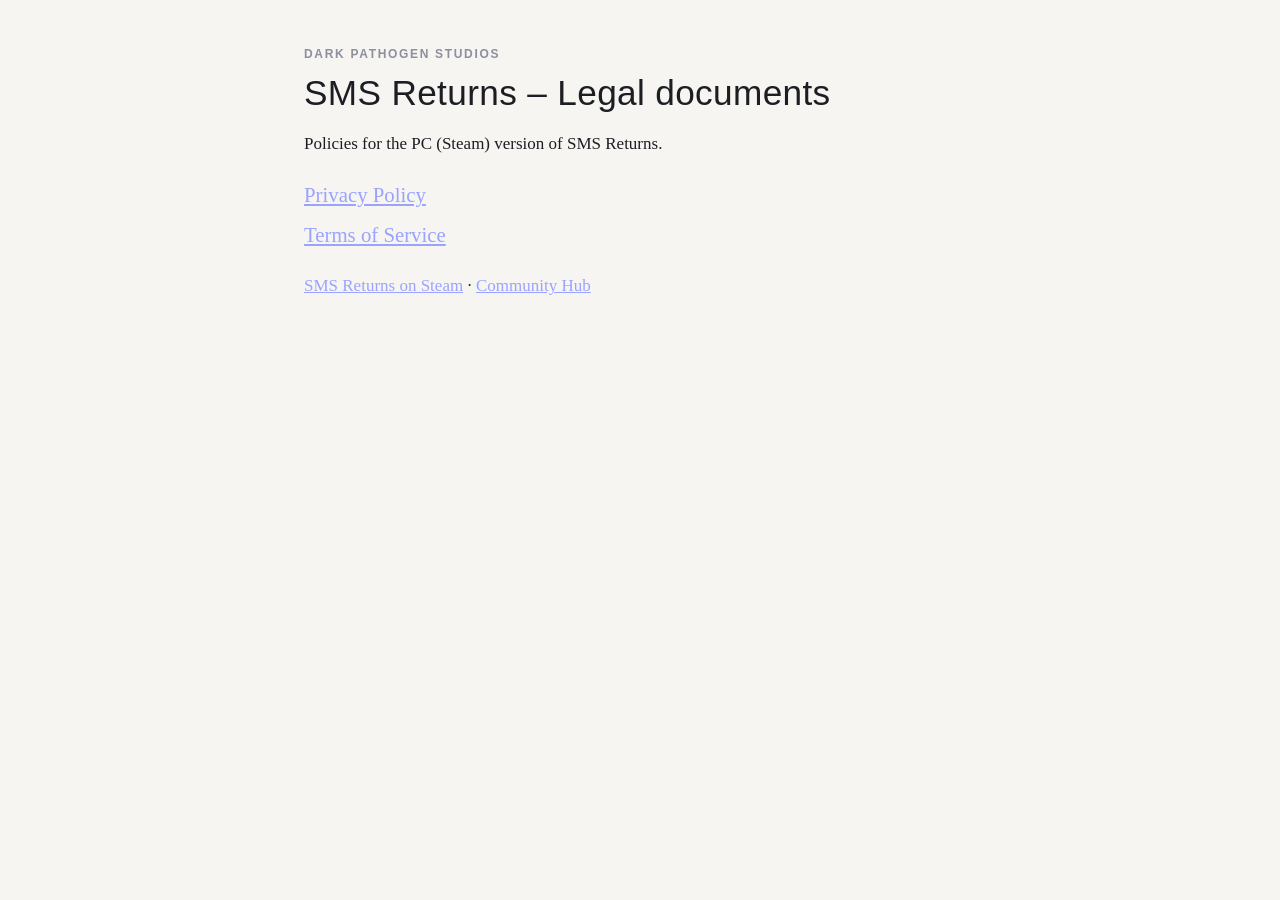
<file: index.html>
<!doctype html>
<html lang="en">
<head>
<meta charset="utf-8">
<meta name="viewport" content="width=device-width, initial-scale=1">
<title>SMS Returns – Legal</title>
<link rel="stylesheet" href="style.css">
</head>
<body>
<main>
<p class="eyebrow">Dark Pathogen Studios</p>
<h1>SMS Returns – Legal documents</h1>
<p>Policies for the PC (Steam) version of SMS Returns.</p>
<ul class="links">
  <li><a href="privacy.html">Privacy Policy</a></li>
  <li><a href="terms.html">Terms of Service</a></li>
</ul>
<p><a href="https://store.steampowered.com/app/4670920">SMS Returns on Steam</a> · <a href="https://steamcommunity.com/app/4670920">Community Hub</a></p>
</main>
</body>
</html>
</file>
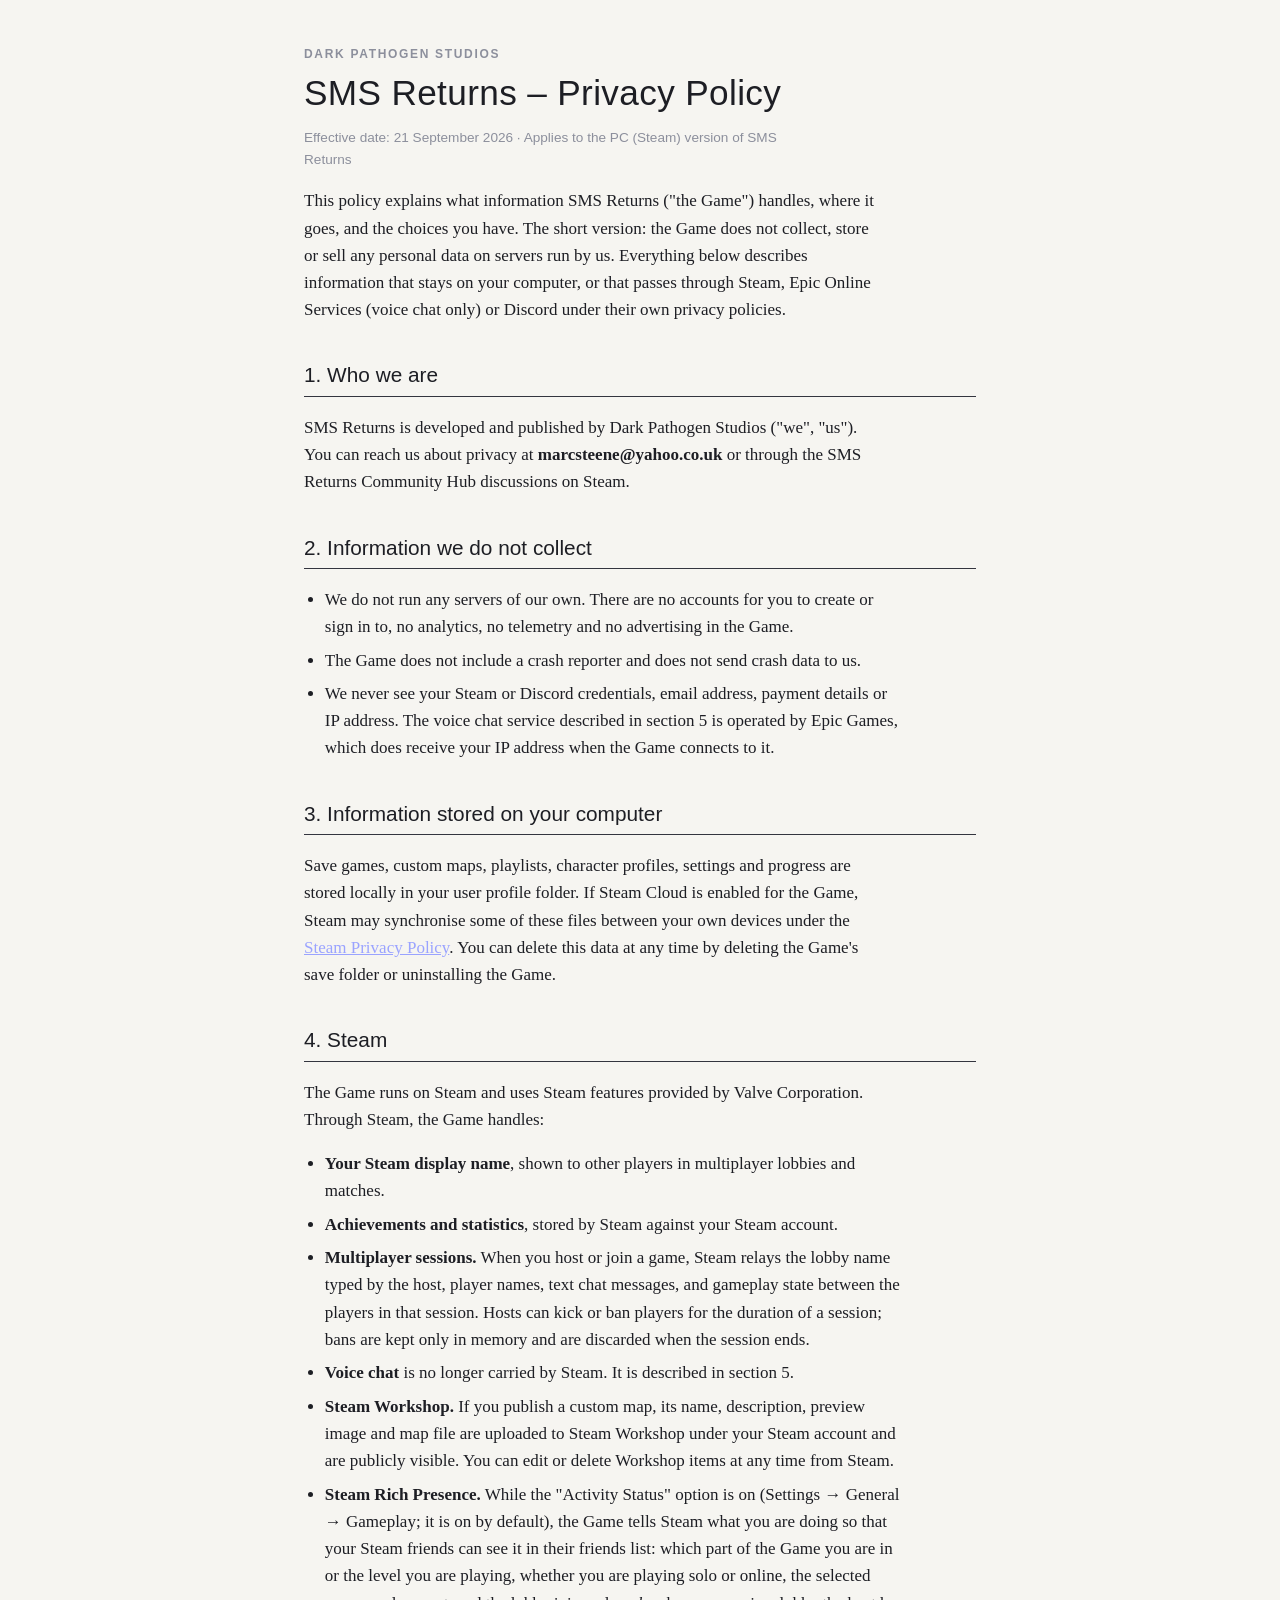
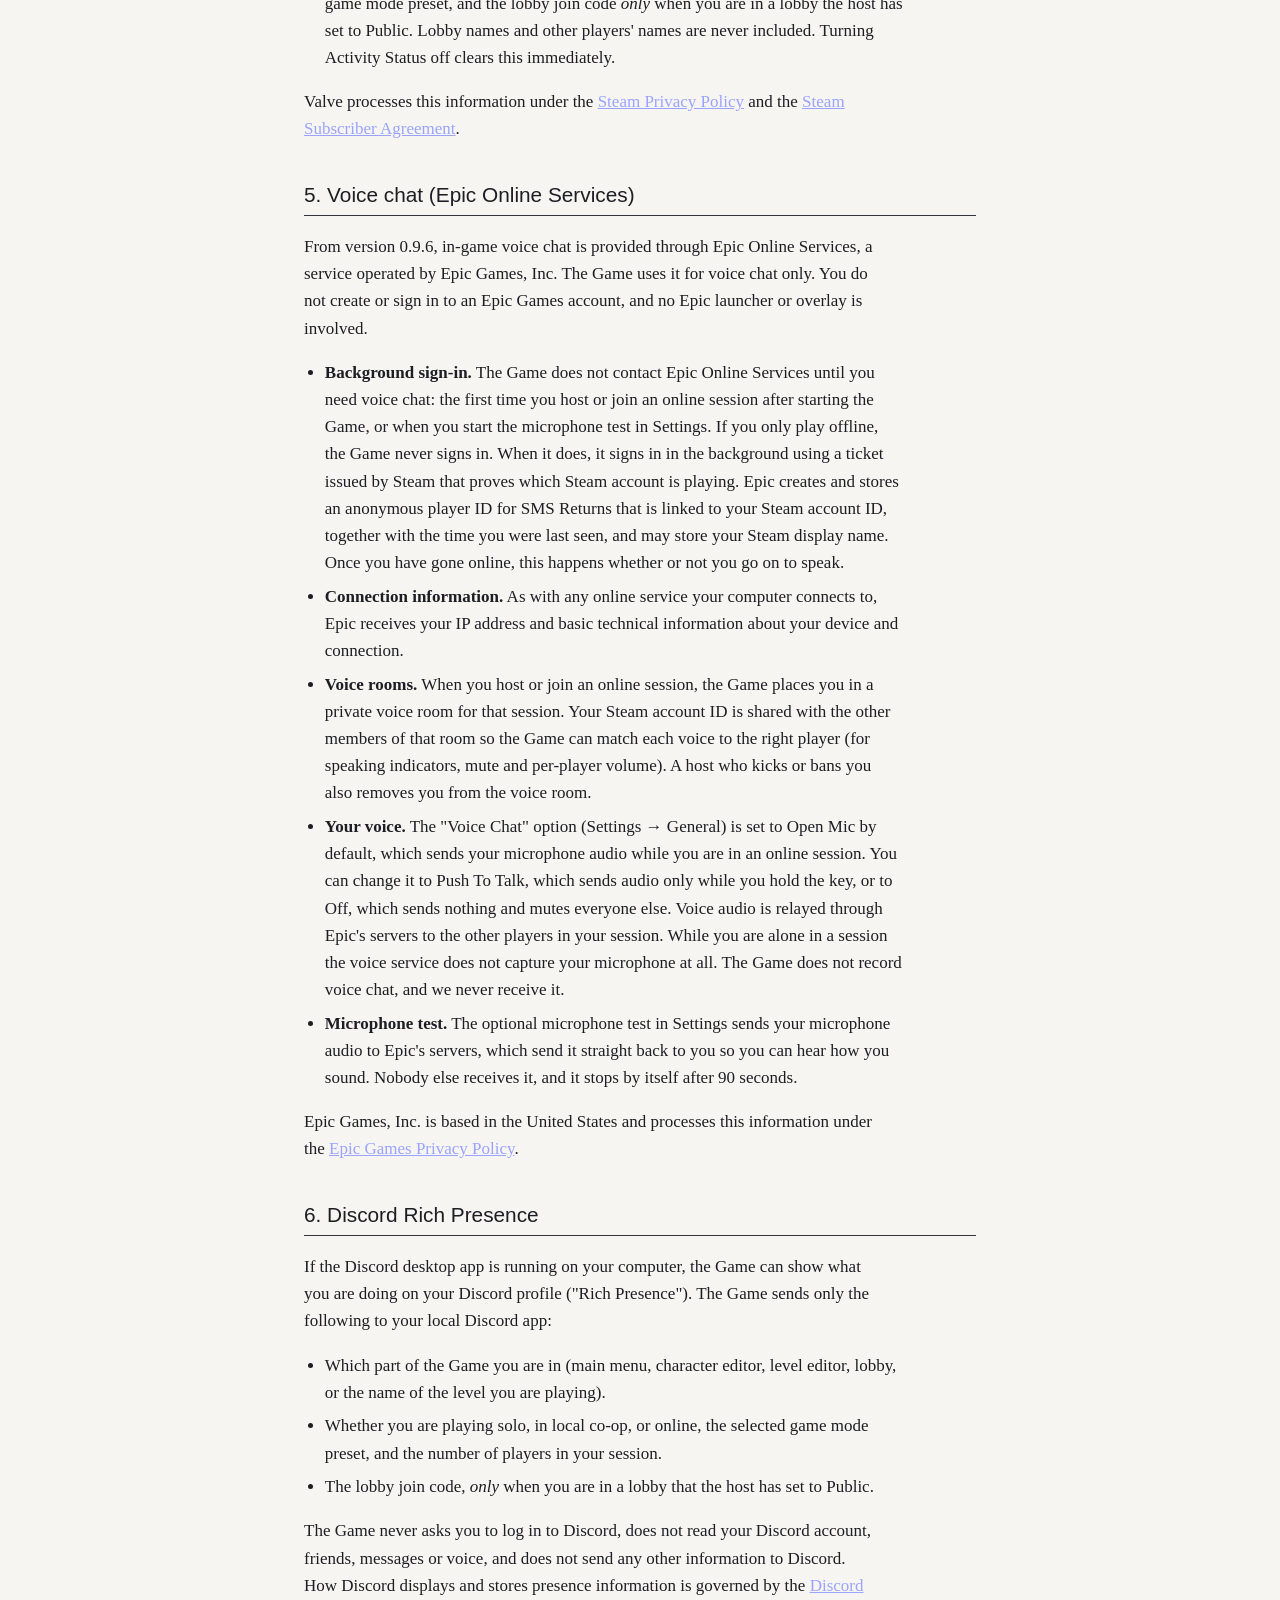
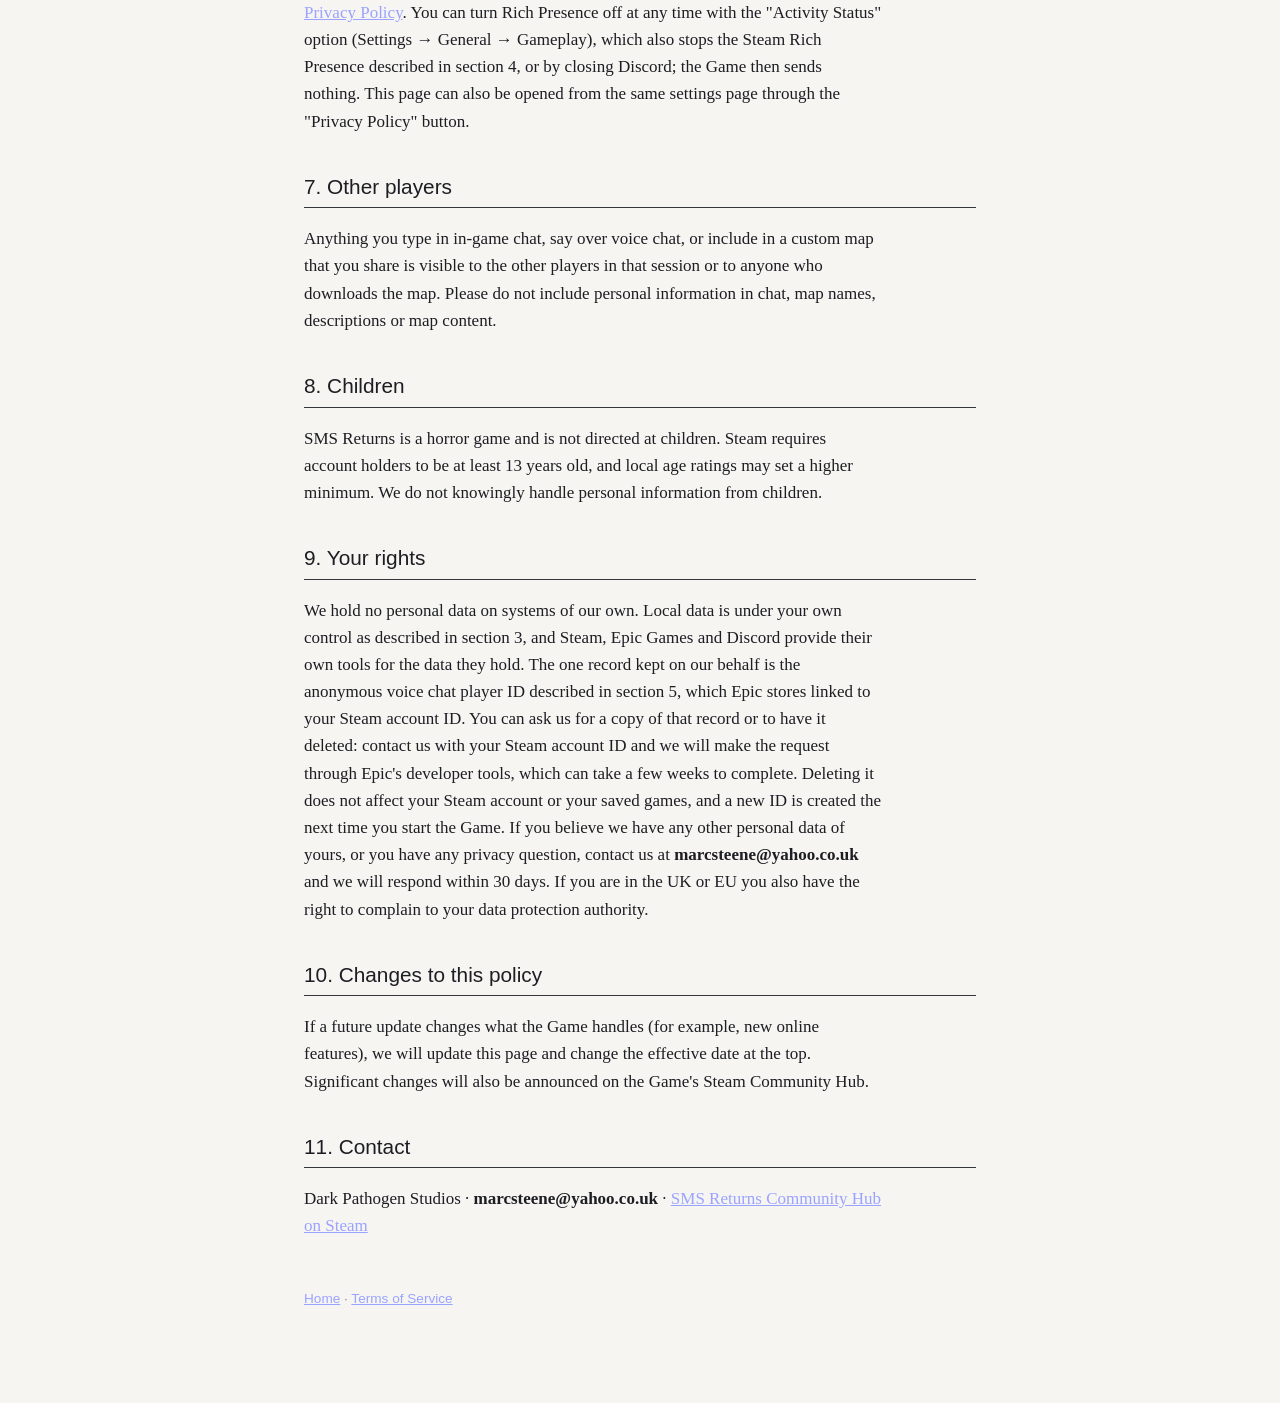
<file: privacy.html>
<!doctype html>
<html lang="en">
<head>
<meta charset="utf-8">
<meta name="viewport" content="width=device-width, initial-scale=1">
<title>SMS Returns – Privacy Policy</title>
<link rel="stylesheet" href="style.css">
</head>
<body>
<main>
<p class="eyebrow">Dark Pathogen Studios</p>
<h1>SMS Returns – Privacy Policy</h1>
<p class="meta">Effective date: 21 September 2026 · Applies to the PC (Steam) version of SMS Returns</p>

<p>This policy explains what information SMS Returns ("the Game") handles, where it goes, and the choices you have. The short version: the Game does not collect, store or sell any personal data on servers run by us. Everything below describes information that stays on your computer, or that passes through Steam, Epic Online Services (voice chat only) or Discord under their own privacy policies.</p>

<h2>1. Who we are</h2>
<p>SMS Returns is developed and published by Dark Pathogen Studios ("we", "us"). You can reach us about privacy at <strong>marcsteene@yahoo.co.uk</strong> or through the SMS Returns Community Hub discussions on Steam.</p>

<h2>2. Information we do not collect</h2>
<ul>
  <li>We do not run any servers of our own. There are no accounts for you to create or sign in to, no analytics, no telemetry and no advertising in the Game.</li>
  <li>The Game does not include a crash reporter and does not send crash data to us.</li>
  <li>We never see your Steam or Discord credentials, email address, payment details or IP address. The voice chat service described in section 5 is operated by Epic Games, which does receive your IP address when the Game connects to it.</li>
</ul>

<h2>3. Information stored on your computer</h2>
<p>Save games, custom maps, playlists, character profiles, settings and progress are stored locally in your user profile folder. If Steam Cloud is enabled for the Game, Steam may synchronise some of these files between your own devices under the <a href="https://store.steampowered.com/privacy_agreement/">Steam Privacy Policy</a>. You can delete this data at any time by deleting the Game's save folder or uninstalling the Game.</p>

<h2>4. Steam</h2>
<p>The Game runs on Steam and uses Steam features provided by Valve Corporation. Through Steam, the Game handles:</p>
<ul>
  <li><strong>Your Steam display name</strong>, shown to other players in multiplayer lobbies and matches.</li>
  <li><strong>Achievements and statistics</strong>, stored by Steam against your Steam account.</li>
  <li><strong>Multiplayer sessions.</strong> When you host or join a game, Steam relays the lobby name typed by the host, player names, text chat messages, and gameplay state between the players in that session. Hosts can kick or ban players for the duration of a session; bans are kept only in memory and are discarded when the session ends.</li>
  <li><strong>Voice chat</strong> is no longer carried by Steam. It is described in section 5.</li>
  <li><strong>Steam Workshop.</strong> If you publish a custom map, its name, description, preview image and map file are uploaded to Steam Workshop under your Steam account and are publicly visible. You can edit or delete Workshop items at any time from Steam.</li>
  <li><strong>Steam Rich Presence.</strong> While the "Activity Status" option is on (Settings &rarr; General &rarr; Gameplay; it is on by default), the Game tells Steam what you are doing so that your Steam friends can see it in their friends list: which part of the Game you are in or the level you are playing, whether you are playing solo or online, the selected game mode preset, and the lobby join code <em>only</em> when you are in a lobby the host has set to Public. Lobby names and other players' names are never included. Turning Activity Status off clears this immediately.</li>
</ul>
<p>Valve processes this information under the <a href="https://store.steampowered.com/privacy_agreement/">Steam Privacy Policy</a> and the <a href="https://store.steampowered.com/subscriber_agreement/">Steam Subscriber Agreement</a>.</p>

<h2>5. Voice chat (Epic Online Services)</h2>
<p>From version 0.9.6, in-game voice chat is provided through Epic Online Services, a service operated by Epic Games, Inc. The Game uses it for voice chat only. You do not create or sign in to an Epic Games account, and no Epic launcher or overlay is involved.</p>
<ul>
  <li><strong>Background sign-in.</strong> The Game does not contact Epic Online Services until you need voice chat: the first time you host or join an online session after starting the Game, or when you start the microphone test in Settings. If you only play offline, the Game never signs in. When it does, it signs in in the background using a ticket issued by Steam that proves which Steam account is playing. Epic creates and stores an anonymous player ID for SMS Returns that is linked to your Steam account ID, together with the time you were last seen, and may store your Steam display name. Once you have gone online, this happens whether or not you go on to speak.</li>
  <li><strong>Connection information.</strong> As with any online service your computer connects to, Epic receives your IP address and basic technical information about your device and connection.</li>
  <li><strong>Voice rooms.</strong> When you host or join an online session, the Game places you in a private voice room for that session. Your Steam account ID is shared with the other members of that room so the Game can match each voice to the right player (for speaking indicators, mute and per-player volume). A host who kicks or bans you also removes you from the voice room.</li>
  <li><strong>Your voice.</strong> The "Voice Chat" option (Settings &rarr; General) is set to Open Mic by default, which sends your microphone audio while you are in an online session. You can change it to Push To Talk, which sends audio only while you hold the key, or to Off, which sends nothing and mutes everyone else. Voice audio is relayed through Epic's servers to the other players in your session. While you are alone in a session the voice service does not capture your microphone at all. The Game does not record voice chat, and we never receive it.</li>
  <li><strong>Microphone test.</strong> The optional microphone test in Settings sends your microphone audio to Epic's servers, which send it straight back to you so you can hear how you sound. Nobody else receives it, and it stops by itself after 90 seconds.</li>
</ul>
<p>Epic Games, Inc. is based in the United States and processes this information under the <a href="https://www.epicgames.com/site/privacy-policy">Epic Games Privacy Policy</a>.</p>

<h2>6. Discord Rich Presence</h2>
<p>If the Discord desktop app is running on your computer, the Game can show what you are doing on your Discord profile ("Rich Presence"). The Game sends only the following to your local Discord app:</p>
<ul>
  <li>Which part of the Game you are in (main menu, character editor, level editor, lobby, or the name of the level you are playing).</li>
  <li>Whether you are playing solo, in local co-op, or online, the selected game mode preset, and the number of players in your session.</li>
  <li>The lobby join code, <em>only</em> when you are in a lobby that the host has set to Public.</li>
</ul>
<p>The Game never asks you to log in to Discord, does not read your Discord account, friends, messages or voice, and does not send any other information to Discord. How Discord displays and stores presence information is governed by the <a href="https://discord.com/privacy">Discord Privacy Policy</a>. You can turn Rich Presence off at any time with the "Activity Status" option (Settings &rarr; General &rarr; Gameplay), which also stops the Steam Rich Presence described in section 4, or by closing Discord; the Game then sends nothing. This page can also be opened from the same settings page through the "Privacy Policy" button.</p>

<h2>7. Other players</h2>
<p>Anything you type in in-game chat, say over voice chat, or include in a custom map that you share is visible to the other players in that session or to anyone who downloads the map. Please do not include personal information in chat, map names, descriptions or map content.</p>

<h2>8. Children</h2>
<p>SMS Returns is a horror game and is not directed at children. Steam requires account holders to be at least 13 years old, and local age ratings may set a higher minimum. We do not knowingly handle personal information from children.</p>

<h2>9. Your rights</h2>
<p>We hold no personal data on systems of our own. Local data is under your own control as described in section 3, and Steam, Epic Games and Discord provide their own tools for the data they hold. The one record kept on our behalf is the anonymous voice chat player ID described in section 5, which Epic stores linked to your Steam account ID. You can ask us for a copy of that record or to have it deleted: contact us with your Steam account ID and we will make the request through Epic's developer tools, which can take a few weeks to complete. Deleting it does not affect your Steam account or your saved games, and a new ID is created the next time you start the Game. If you believe we have any other personal data of yours, or you have any privacy question, contact us at <strong>marcsteene@yahoo.co.uk</strong> and we will respond within 30 days. If you are in the UK or EU you also have the right to complain to your data protection authority.</p>

<h2>10. Changes to this policy</h2>
<p>If a future update changes what the Game handles (for example, new online features), we will update this page and change the effective date at the top. Significant changes will also be announced on the Game's Steam Community Hub.</p>

<h2>11. Contact</h2>
<p>Dark Pathogen Studios · <strong>marcsteene@yahoo.co.uk</strong> · <a href="https://steamcommunity.com/app/4670920">SMS Returns Community Hub on Steam</a></p>

<p class="footer"><a href="index.html">Home</a> · <a href="terms.html">Terms of Service</a></p>
</main>
</body>
</html>
</file>
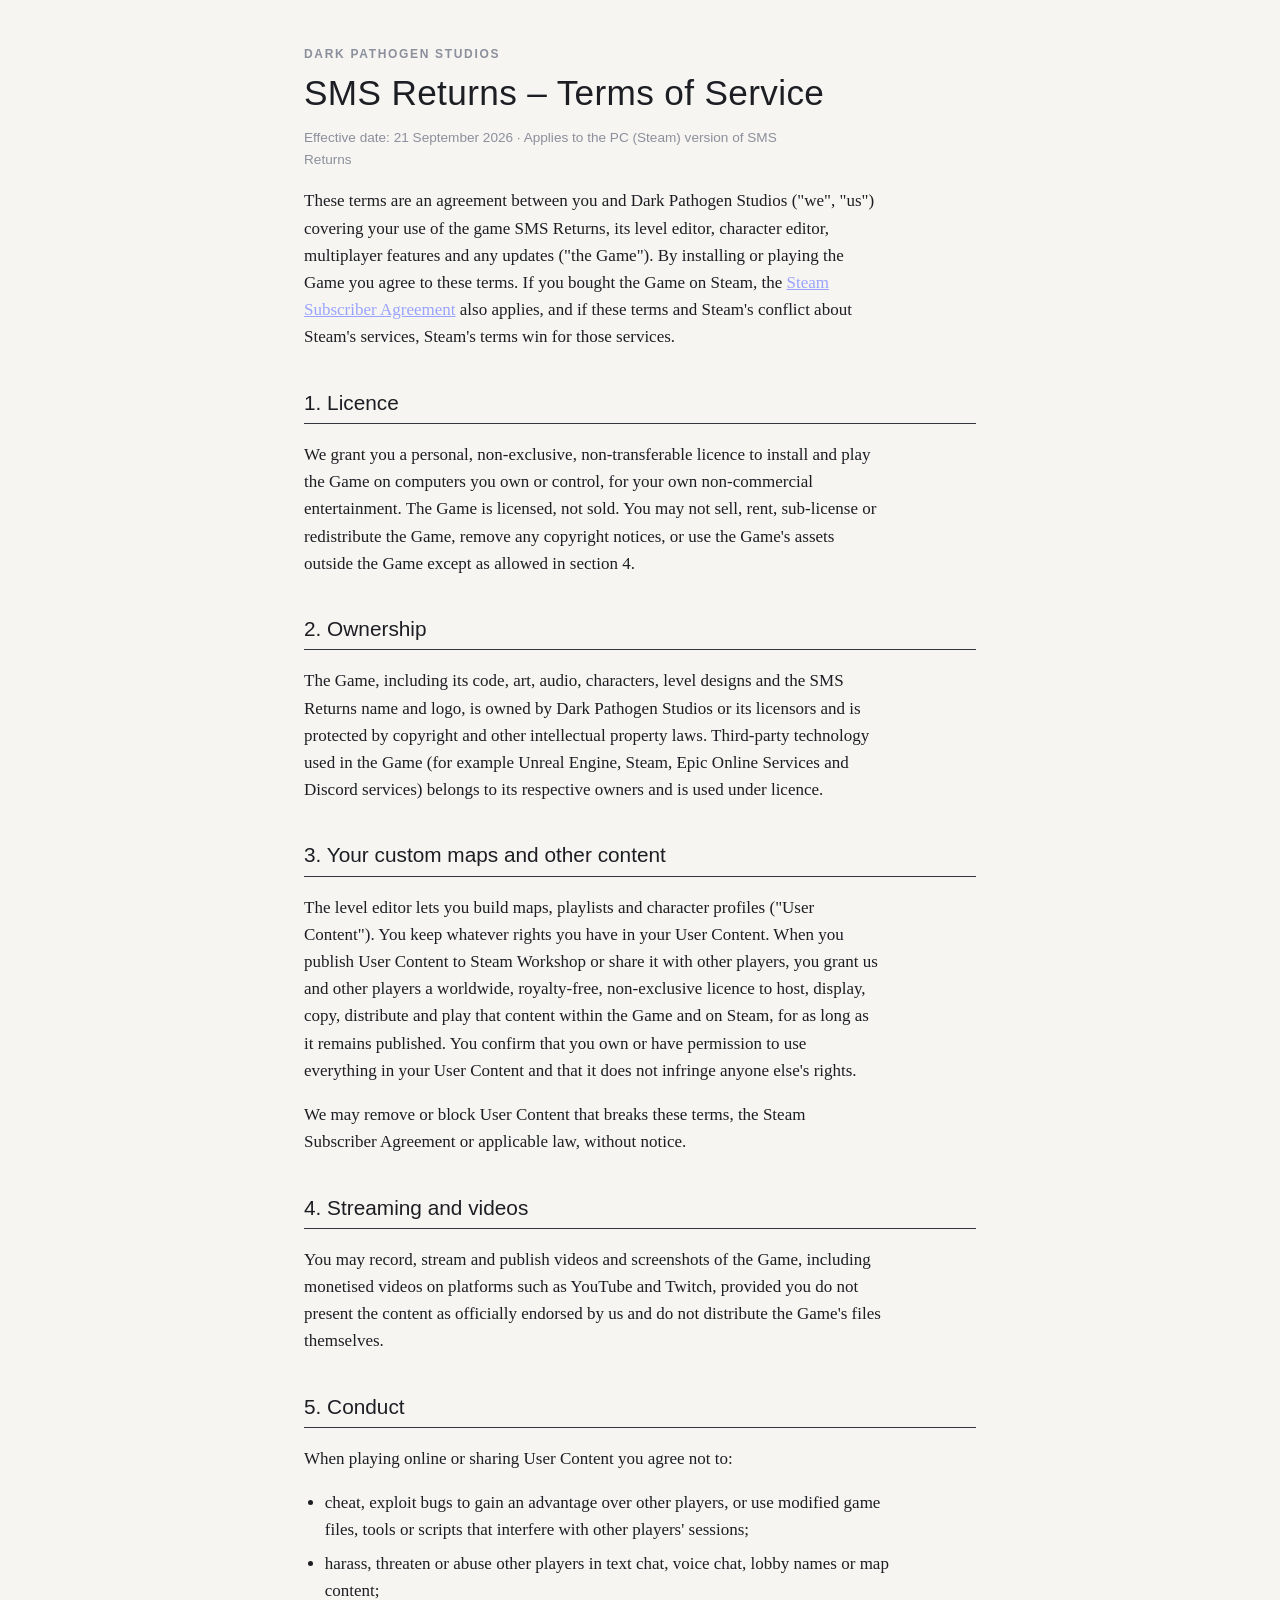
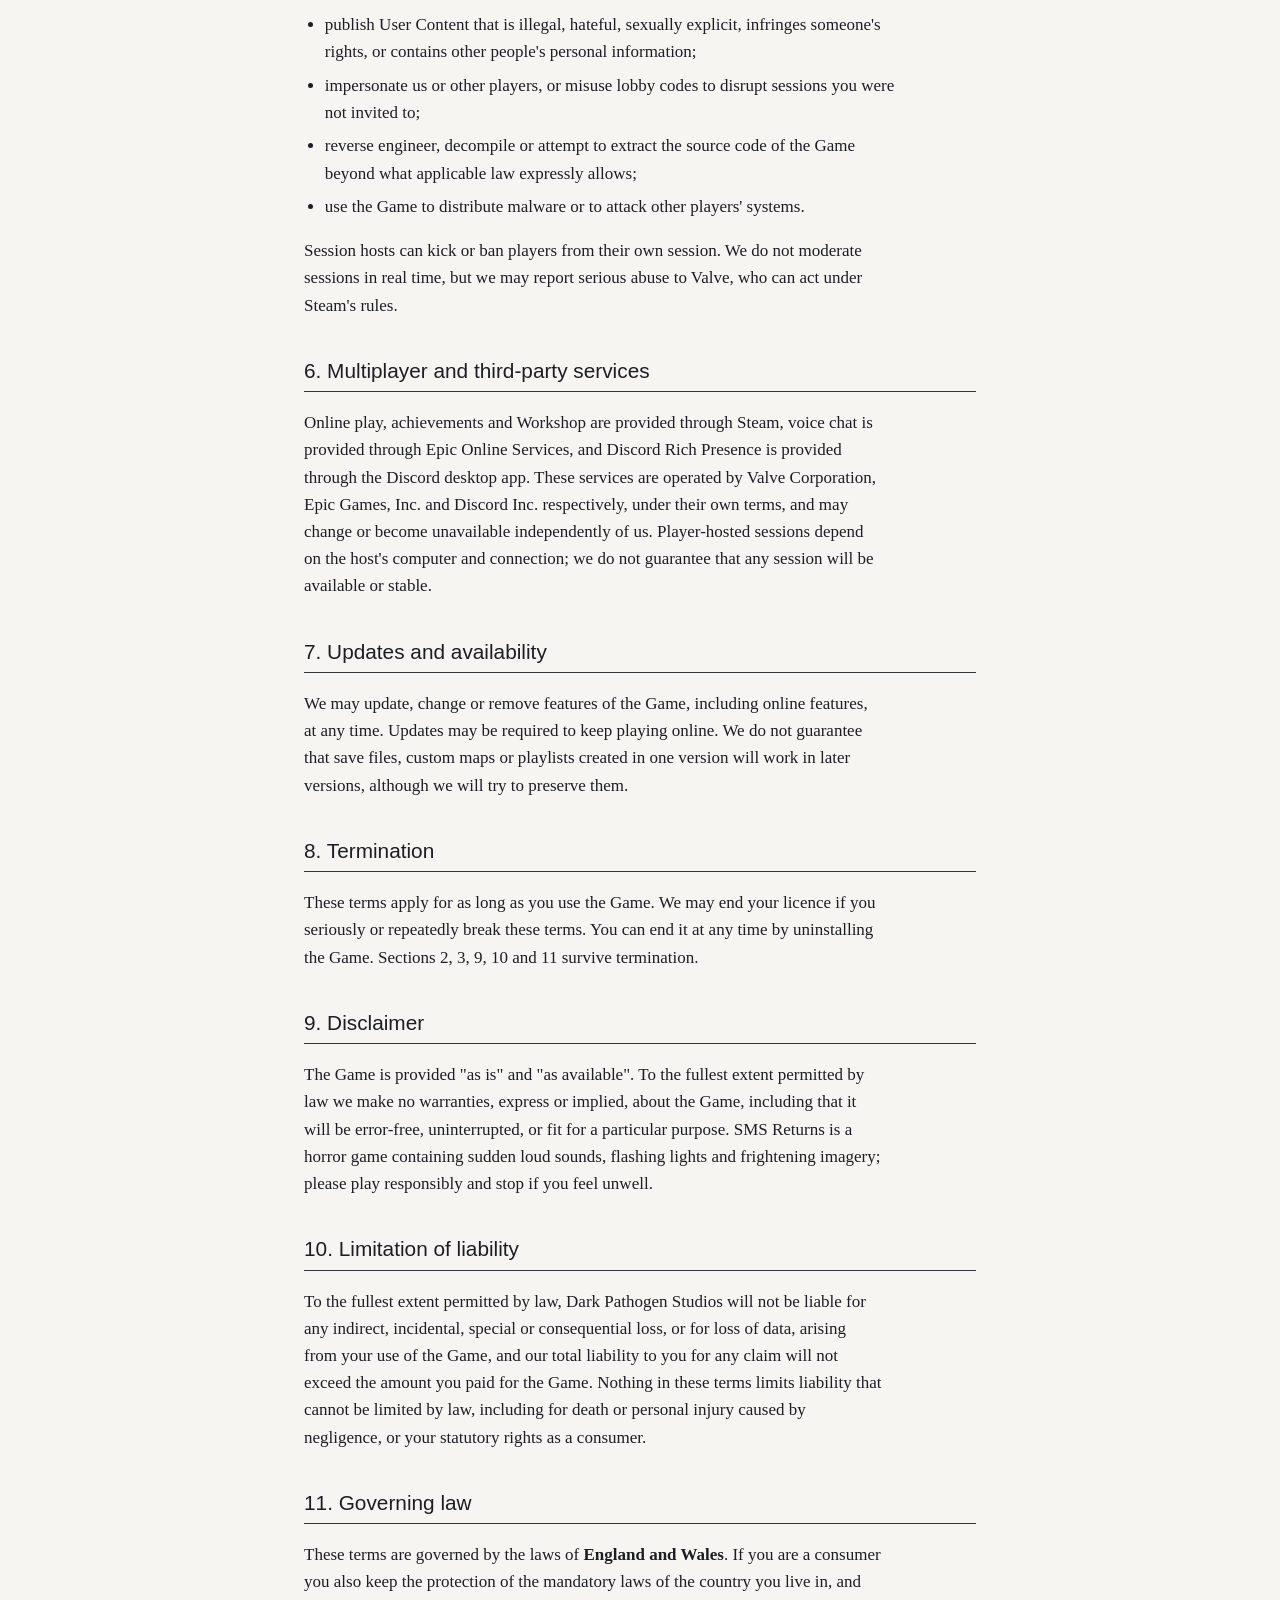
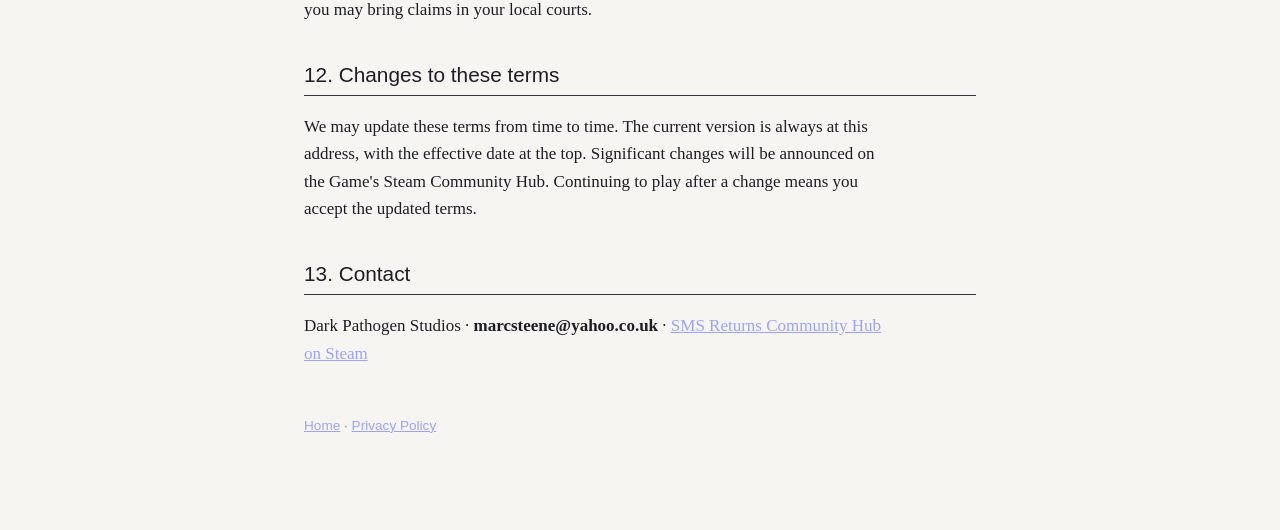
<file: terms.html>
<!doctype html>
<html lang="en">
<head>
<meta charset="utf-8">
<meta name="viewport" content="width=device-width, initial-scale=1">
<title>SMS Returns – Terms of Service</title>
<link rel="stylesheet" href="style.css">
</head>
<body>
<main>
<p class="eyebrow">Dark Pathogen Studios</p>
<h1>SMS Returns – Terms of Service</h1>
<p class="meta">Effective date: 21 September 2026 · Applies to the PC (Steam) version of SMS Returns</p>

<p>These terms are an agreement between you and Dark Pathogen Studios ("we", "us") covering your use of the game SMS Returns, its level editor, character editor, multiplayer features and any updates ("the Game"). By installing or playing the Game you agree to these terms. If you bought the Game on Steam, the <a href="https://store.steampowered.com/subscriber_agreement/">Steam Subscriber Agreement</a> also applies, and if these terms and Steam's conflict about Steam's services, Steam's terms win for those services.</p>

<h2>1. Licence</h2>
<p>We grant you a personal, non-exclusive, non-transferable licence to install and play the Game on computers you own or control, for your own non-commercial entertainment. The Game is licensed, not sold. You may not sell, rent, sub-license or redistribute the Game, remove any copyright notices, or use the Game's assets outside the Game except as allowed in section 4.</p>

<h2>2. Ownership</h2>
<p>The Game, including its code, art, audio, characters, level designs and the SMS Returns name and logo, is owned by Dark Pathogen Studios or its licensors and is protected by copyright and other intellectual property laws. Third-party technology used in the Game (for example Unreal Engine, Steam, Epic Online Services and Discord services) belongs to its respective owners and is used under licence.</p>

<h2>3. Your custom maps and other content</h2>
<p>The level editor lets you build maps, playlists and character profiles ("User Content"). You keep whatever rights you have in your User Content. When you publish User Content to Steam Workshop or share it with other players, you grant us and other players a worldwide, royalty-free, non-exclusive licence to host, display, copy, distribute and play that content within the Game and on Steam, for as long as it remains published. You confirm that you own or have permission to use everything in your User Content and that it does not infringe anyone else's rights.</p>
<p>We may remove or block User Content that breaks these terms, the Steam Subscriber Agreement or applicable law, without notice.</p>

<h2>4. Streaming and videos</h2>
<p>You may record, stream and publish videos and screenshots of the Game, including monetised videos on platforms such as YouTube and Twitch, provided you do not present the content as officially endorsed by us and do not distribute the Game's files themselves.</p>

<h2>5. Conduct</h2>
<p>When playing online or sharing User Content you agree not to:</p>
<ul>
  <li>cheat, exploit bugs to gain an advantage over other players, or use modified game files, tools or scripts that interfere with other players' sessions;</li>
  <li>harass, threaten or abuse other players in text chat, voice chat, lobby names or map content;</li>
  <li>publish User Content that is illegal, hateful, sexually explicit, infringes someone's rights, or contains other people's personal information;</li>
  <li>impersonate us or other players, or misuse lobby codes to disrupt sessions you were not invited to;</li>
  <li>reverse engineer, decompile or attempt to extract the source code of the Game beyond what applicable law expressly allows;</li>
  <li>use the Game to distribute malware or to attack other players' systems.</li>
</ul>
<p>Session hosts can kick or ban players from their own session. We do not moderate sessions in real time, but we may report serious abuse to Valve, who can act under Steam's rules.</p>

<h2>6. Multiplayer and third-party services</h2>
<p>Online play, achievements and Workshop are provided through Steam, voice chat is provided through Epic Online Services, and Discord Rich Presence is provided through the Discord desktop app. These services are operated by Valve Corporation, Epic Games, Inc. and Discord Inc. respectively, under their own terms, and may change or become unavailable independently of us. Player-hosted sessions depend on the host's computer and connection; we do not guarantee that any session will be available or stable.</p>

<h2>7. Updates and availability</h2>
<p>We may update, change or remove features of the Game, including online features, at any time. Updates may be required to keep playing online. We do not guarantee that save files, custom maps or playlists created in one version will work in later versions, although we will try to preserve them.</p>

<h2>8. Termination</h2>
<p>These terms apply for as long as you use the Game. We may end your licence if you seriously or repeatedly break these terms. You can end it at any time by uninstalling the Game. Sections 2, 3, 9, 10 and 11 survive termination.</p>

<h2>9. Disclaimer</h2>
<p>The Game is provided "as is" and "as available". To the fullest extent permitted by law we make no warranties, express or implied, about the Game, including that it will be error-free, uninterrupted, or fit for a particular purpose. SMS Returns is a horror game containing sudden loud sounds, flashing lights and frightening imagery; please play responsibly and stop if you feel unwell.</p>

<h2>10. Limitation of liability</h2>
<p>To the fullest extent permitted by law, Dark Pathogen Studios will not be liable for any indirect, incidental, special or consequential loss, or for loss of data, arising from your use of the Game, and our total liability to you for any claim will not exceed the amount you paid for the Game. Nothing in these terms limits liability that cannot be limited by law, including for death or personal injury caused by negligence, or your statutory rights as a consumer.</p>

<h2>11. Governing law</h2>
<p>These terms are governed by the laws of <strong>England and Wales</strong>. If you are a consumer you also keep the protection of the mandatory laws of the country you live in, and you may bring claims in your local courts.</p>

<h2>12. Changes to these terms</h2>
<p>We may update these terms from time to time. The current version is always at this address, with the effective date at the top. Significant changes will be announced on the Game's Steam Community Hub. Continuing to play after a change means you accept the updated terms.</p>

<h2>13. Contact</h2>
<p>Dark Pathogen Studios · <strong>marcsteene@yahoo.co.uk</strong> · <a href="https://steamcommunity.com/app/4670920">SMS Returns Community Hub on Steam</a></p>

<p class="footer"><a href="index.html">Home</a> · <a href="privacy.html">Privacy Policy</a></p>
</main>
</body>
</html>
</file>
<file: style.css>
:root { color-scheme: light dark; }
body { margin: 0; background: #14151a; color: #e6e7ec; font: 17px/1.6 Georgia, "Times New Roman", serif; }
@media (prefers-color-scheme: light) { body { background: #f6f5f1; color: #1d1e24; } a { color: #4b3fb3; } .eyebrow, .meta, .footer { color: #6a6b75; } h2 { border-color: #d9d7cf; } }
main { max-width: 42rem; margin: 0 auto; padding: 3rem 1.25rem 5rem; }
h1 { font-family: "Arial Narrow", Impact, "Franklin Gothic Medium", sans-serif; font-weight: 500; font-size: 2.2rem; line-height: 1.15; margin: 0 0 .5rem; letter-spacing: .01em; }
h2 { font-family: "Arial Narrow", Impact, "Franklin Gothic Medium", sans-serif; font-weight: 500; font-size: 1.3rem; margin: 2.2rem 0 .6rem; padding-bottom: .25rem; border-bottom: 1px solid #33353f; }
p, li { max-width: 68ch; }
ul { padding-left: 1.3rem; }
li { margin: .4rem 0; }
a { color: #9aa3ff; }
.eyebrow { font: 600 .75rem/1 sans-serif; letter-spacing: .14em; text-transform: uppercase; color: #8c8f9c; margin: 0 0 .8rem; }
.meta, .footer { font-family: sans-serif; font-size: .85rem; color: #8c8f9c; }
.footer { margin-top: 3rem; }
.links { list-style: none; padding: 0; font-size: 1.3rem; }
strong { font-weight: 700; }
</file>
